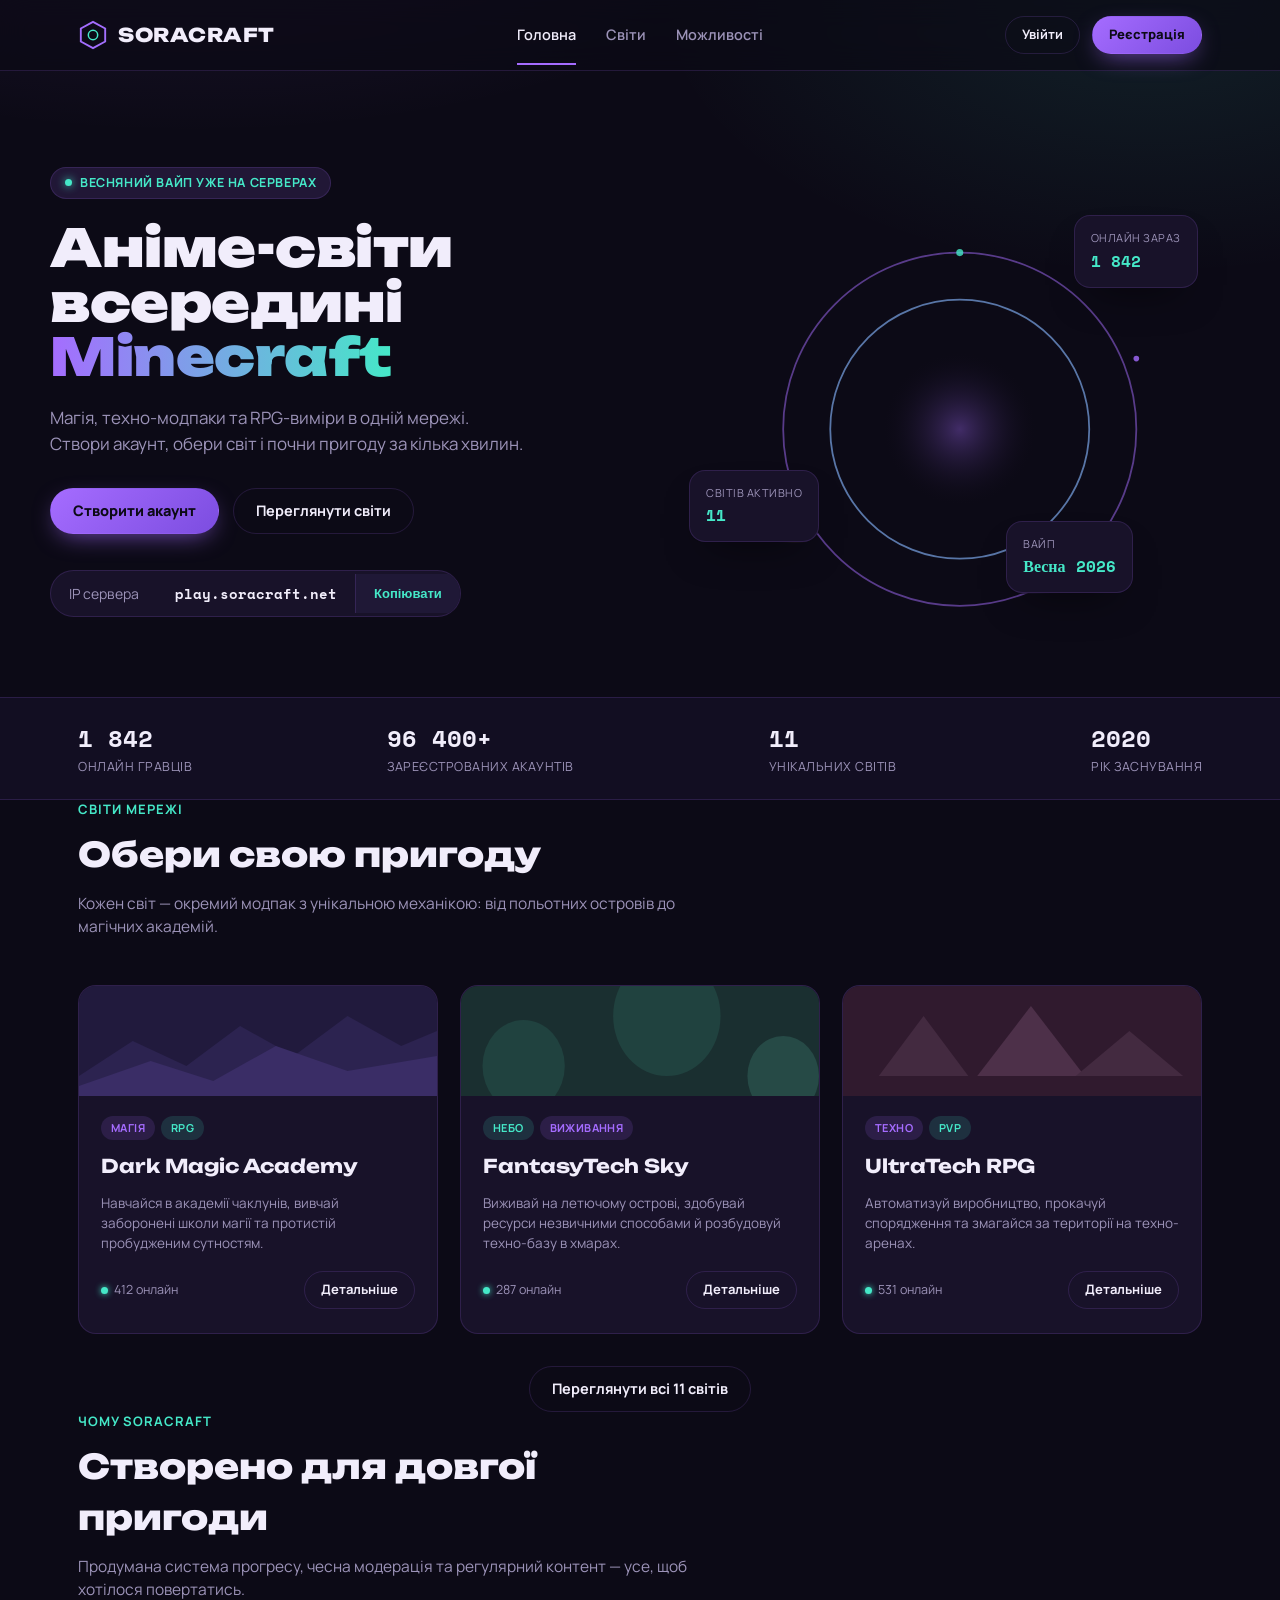
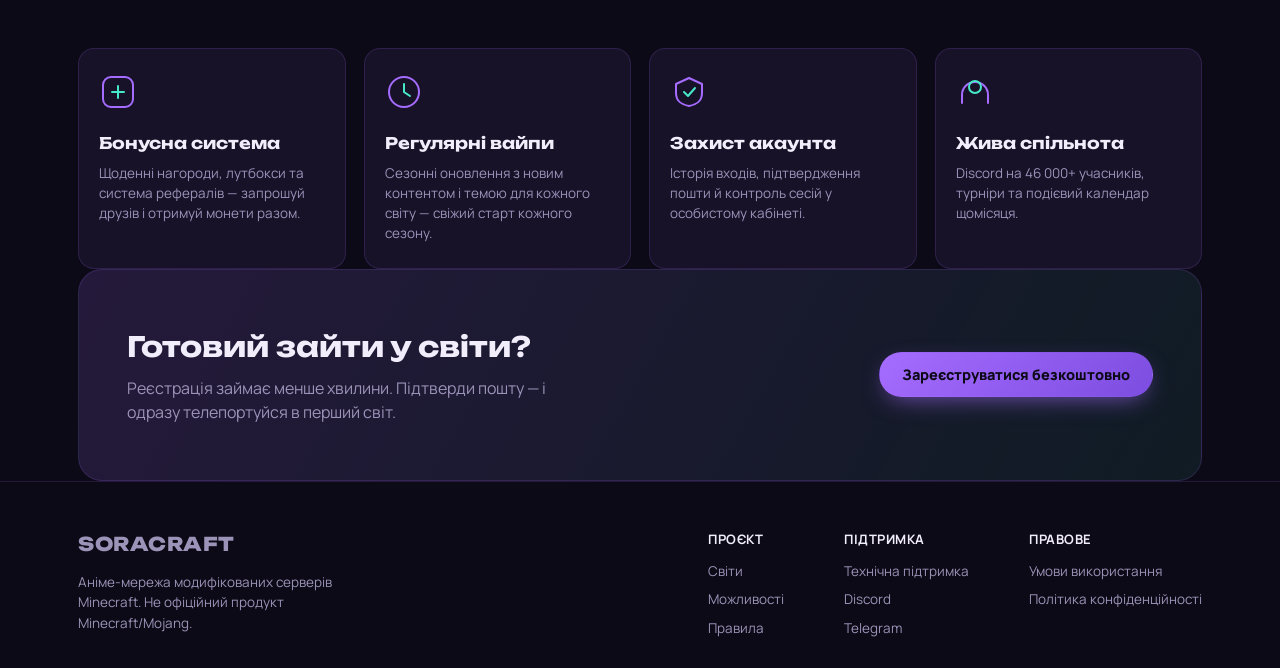
<file: index.html>
<!DOCTYPE html>
<html lang="uk">
<head>
<meta charset="UTF-8">
<meta name="viewport" content="width=device-width, initial-scale=1.0">
<title>SORACRAFT — аніме-мережа Minecraft</title>
<link rel="preconnect" href="https://fonts.googleapis.com">
<link href="https://fonts.googleapis.com/css2?family=Unbounded:wght@400;600;800;900&family=Manrope:wght@400;500;600;700;800&family=Space+Mono:wght@400;700&display=swap" rel="stylesheet">
<link rel="stylesheet" href="assets/style.css">
</head>
<body>

<header>
  <nav>
    <a class="logo" href="index.html">
      <svg class="rune" viewBox="0 0 32 32" fill="none">
        <polygon points="16,2 29,9 29,23 16,30 3,23 3,9" stroke="url(#g1)" stroke-width="2"/>
        <circle cx="16" cy="16" r="5" stroke="#45e8c8" stroke-width="1.6"/>
        <defs><linearGradient id="g1" x1="0" y1="0" x2="32" y2="32"><stop stop-color="#a56cff"/><stop offset="1" stop-color="#45e8c8"/></linearGradient></defs>
      </svg>
      SORACRAFT
    </a>
    <div class="navlinks">
      <a href="index.html">Головна</a>
      <a href="worlds.html">Світи</a>
      <a href="index.html#features">Можливості</a>
    </div>
    <div class="navcta" id="navAuthArea"></div>
  </nav>
</header>

<main>

<section class="hero">
  <div class="hero-inner">
    <div>
      <div class="eyebrow"><span class="dot"></span> Весняний вайп уже на серверах</div>
      <h1>Аніме-світи<br>всередині <span class="accent">Minecraft</span></h1>
      <p class="lead">Магія, техно-модпаки та RPG-виміри в одній мережі. Створи акаунт, обери світ і почни пригоду за кілька хвилин.</p>
      <div class="hero-actions">
        <a class="btn btn-primary" href="register.html">Створити акаунт</a>
        <a class="btn btn-ghost" href="worlds.html">Переглянути світи</a>
      </div>
      <div class="ip-row">
        <span>IP сервера</span>
        <span class="ip-value mono">play.soracraft.net</span>
        <button id="copyIpBtn">Копіювати</button>
      </div>
    </div>
    <div class="hero-visual">
      <svg class="portal" viewBox="0 0 460 420" fill="none" xmlns="http://www.w3.org/2000/svg">
        <ellipse cx="230" cy="210" rx="150" ry="150" stroke="url(#pg1)" stroke-width="1.5" opacity="0.5"/>
        <ellipse cx="230" cy="210" rx="110" ry="110" stroke="url(#pg2)" stroke-width="1.5" opacity="0.7"/>
        <ellipse cx="230" cy="210" rx="70" ry="70" fill="url(#pgFill)" opacity="0.35"/>
        <g opacity="0.8">
          <circle cx="230" cy="60" r="3" fill="#45e8c8"/>
          <circle cx="380" cy="150" r="2.4" fill="#a56cff"/>
          <circle cx="90" cy="300" r="2.4" fill="#ffb454"/>
          <circle cx="360" cy="320" r="3" fill="#45e8c8"/>
        </g>
        <defs>
          <linearGradient id="pg1" x1="0" y1="0" x2="460" y2="420"><stop stop-color="#a56cff"/><stop offset="1" stop-color="#45e8c8"/></linearGradient>
          <linearGradient id="pg2" x1="460" y1="0" x2="0" y2="420"><stop stop-color="#45e8c8"/><stop offset="1" stop-color="#a56cff"/></linearGradient>
          <radialGradient id="pgFill"><stop stop-color="#a56cff"/><stop offset="1" stop-color="transparent"/></radialGradient>
        </defs>
      </svg>
      <div class="float-card fc1">
        <div class="fc-label">Онлайн зараз</div>
        <div class="fc-value" id="liveOnline">1 842</div>
      </div>
      <div class="float-card fc2">
        <div class="fc-label">Світів активно</div>
        <div class="fc-value">11</div>
      </div>
      <div class="float-card fc3">
        <div class="fc-label">Вайп</div>
        <div class="fc-value">Весна 2026</div>
      </div>
    </div>
  </div>
</section>

<div class="ticker">
  <div class="wrap">
    <div class="stat"><div class="num mono" id="statPlayers">1 842</div><div class="lbl">Онлайн гравців</div></div>
    <div class="stat"><div class="num mono">96 400+</div><div class="lbl">Зареєстрованих акаунтів</div></div>
    <div class="stat"><div class="num mono">11</div><div class="lbl">Унікальних світів</div></div>
    <div class="stat"><div class="num mono">2020</div><div class="lbl">Рік заснування</div></div>
  </div>
</div>

<section class="wrap">
  <div class="sec-head">
    <div class="sec-eyebrow">Світи мережі</div>
    <h2>Обери свою пригоду</h2>
    <p>Кожен світ — окремий модпак з унікальною механікою: від польотних островів до магічних академій.</p>
  </div>
  <div class="worlds">

    <div class="world-card">
      <svg class="world-banner" viewBox="0 0 400 110" preserveAspectRatio="none"><rect width="400" height="110" fill="#211a3d"/><path d="M0 90 L60 55 L120 80 L180 40 L240 70 L300 30 L360 60 L400 45 L400 110 L0 110 Z" fill="#2c2350"/><path d="M0 100 L80 75 L150 95 L220 60 L300 85 L400 70 L400 110 L0 110 Z" fill="#3a2d66"/></svg>
      <div class="world-body">
        <div class="world-tags"><span class="tag">Магія</span><span class="tag ether">RPG</span></div>
        <h3>Dark Magic Academy</h3>
        <p>Навчайся в академії чаклунів, вивчай заборонені школи магії та протистій пробудженим сутностям.</p>
        <div class="world-foot">
          <div class="online"><span class="dot"></span>412 онлайн</div>
          <a class="btn btn-ghost btn-sm" href="worlds.html">Детальніше</a>
        </div>
      </div>
    </div>

    <div class="world-card">
      <svg class="world-banner" viewBox="0 0 400 110" preserveAspectRatio="none"><rect width="400" height="110" fill="#1a2f30"/><circle cx="70" cy="80" r="46" fill="#20423f"/><circle cx="230" cy="30" r="60" fill="#20423f"/><circle cx="360" cy="90" r="40" fill="#264a46"/></svg>
      <div class="world-body">
        <div class="world-tags"><span class="tag ether">Небо</span><span class="tag">Виживання</span></div>
        <h3>FantasyTech Sky</h3>
        <p>Виживай на летючому острові, здобувай ресурси незвичними способами й розбудовуй техно-базу в хмарах.</p>
        <div class="world-foot">
          <div class="online"><span class="dot"></span>287 онлайн</div>
          <a class="btn btn-ghost btn-sm" href="worlds.html">Детальніше</a>
        </div>
      </div>
    </div>

    <div class="world-card">
      <svg class="world-banner" viewBox="0 0 400 110" preserveAspectRatio="none"><rect width="400" height="110" fill="#301a2e"/><polygon points="40,90 90,30 140,90" fill="#432a40"/><polygon points="150,90 210,20 270,90" fill="#4d3049"/><polygon points="260,90 320,45 380,90" fill="#432a40"/></svg>
      <div class="world-body">
        <div class="world-tags"><span class="tag">Техно</span><span class="tag ether">PvP</span></div>
        <h3>UltraTech RPG</h3>
        <p>Автоматизуй виробництво, прокачуй спорядження та змагайся за території на техно-аренах.</p>
        <div class="world-foot">
          <div class="online"><span class="dot"></span>531 онлайн</div>
          <a class="btn btn-ghost btn-sm" href="worlds.html">Детальніше</a>
        </div>
      </div>
    </div>

  </div>
  <div style="text-align:center; margin-top:32px;">
    <a class="btn btn-ghost" href="worlds.html">Переглянути всі 11 світів</a>
  </div>
</section>

<section id="features" class="wrap">
  <div class="sec-head">
    <div class="sec-eyebrow">Чому SORACRAFT</div>
    <h2>Створено для довгої пригоди</h2>
    <p>Продумана система прогресу, чесна модерація та регулярний контент — усе, щоб хотілося повертатись.</p>
  </div>
  <div class="features">
    <div class="feature">
      <svg class="ic" viewBox="0 0 38 38" fill="none"><rect x="4" y="4" width="30" height="30" rx="8" stroke="#a56cff" stroke-width="2"/><path d="M13 19h12M19 13v12" stroke="#45e8c8" stroke-width="2" stroke-linecap="round"/></svg>
      <h3>Бонусна система</h3>
      <p>Щоденні нагороди, лутбокси та система рефералів — запрошуй друзів і отримуй монети разом.</p>
    </div>
    <div class="feature">
      <svg class="ic" viewBox="0 0 38 38" fill="none"><circle cx="19" cy="19" r="15" stroke="#a56cff" stroke-width="2"/><path d="M19 11v8l6 4" stroke="#45e8c8" stroke-width="2" stroke-linecap="round"/></svg>
      <h3>Регулярні вайпи</h3>
      <p>Сезонні оновлення з новим контентом і темою для кожного світу — свіжий старт кожного сезону.</p>
    </div>
    <div class="feature">
      <svg class="ic" viewBox="0 0 38 38" fill="none"><path d="M19 5 32 11v9c0 8-6 12-13 13-7-1-13-5-13-13v-9z" stroke="#a56cff" stroke-width="2" stroke-linejoin="round"/><path d="M14 19l4 4 7-8" stroke="#45e8c8" stroke-width="2" stroke-linecap="round" stroke-linejoin="round"/></svg>
      <h3>Захист акаунта</h3>
      <p>Історія входів, підтвердження пошти й контроль сесій у особистому кабінеті.</p>
    </div>
    <div class="feature">
      <svg class="ic" viewBox="0 0 38 38" fill="none"><path d="M6 30V22a13 13 0 0126 0v8" stroke="#a56cff" stroke-width="2" stroke-linecap="round"/><circle cx="19" cy="14" r="6" stroke="#45e8c8" stroke-width="2"/></svg>
      <h3>Жива спільнота</h3>
      <p>Discord на 46 000+ учасників, турніри та подієвий календар щомісяця.</p>
    </div>
  </div>
</section>

<section class="wrap">
  <div class="cta-band">
    <div>
      <h2>Готовий зайти у світи?</h2>
      <p>Реєстрація займає менше хвилини. Підтверди пошту — і одразу телепортуйся в перший світ.</p>
    </div>
    <a class="btn btn-primary" href="register.html">Зареєструватися безкоштовно</a>
  </div>
</section>

</main>

<footer>
  <div class="wrap">
    <div>
      <div class="logo" style="margin-bottom:14px;">SORACRAFT</div>
      <div style="max-width:260px;">Аніме-мережа модифікованих серверів Minecraft. Не офіційний продукт Minecraft/Mojang.</div>
    </div>
    <div class="foot-cols">
      <div class="foot-col">
        <h4>Проєкт</h4>
        <div><a href="worlds.html">Світи</a><a href="index.html#features">Можливості</a><a href="#">Правила</a></div>
      </div>
      <div class="foot-col">
        <h4>Підтримка</h4>
        <div><a href="#">Технічна підтримка</a><a href="#">Discord</a><a href="#">Telegram</a></div>
      </div>
      <div class="foot-col">
        <h4>Правове</h4>
        <div><a href="#">Умови використання</a><a href="#">Політика конфіденційності</a></div>
      </div>
    </div>
  </div>
</footer>

<script src="assets/auth.js"></script>
<script src="assets/main.js"></script>
</body>
</html>
</file>
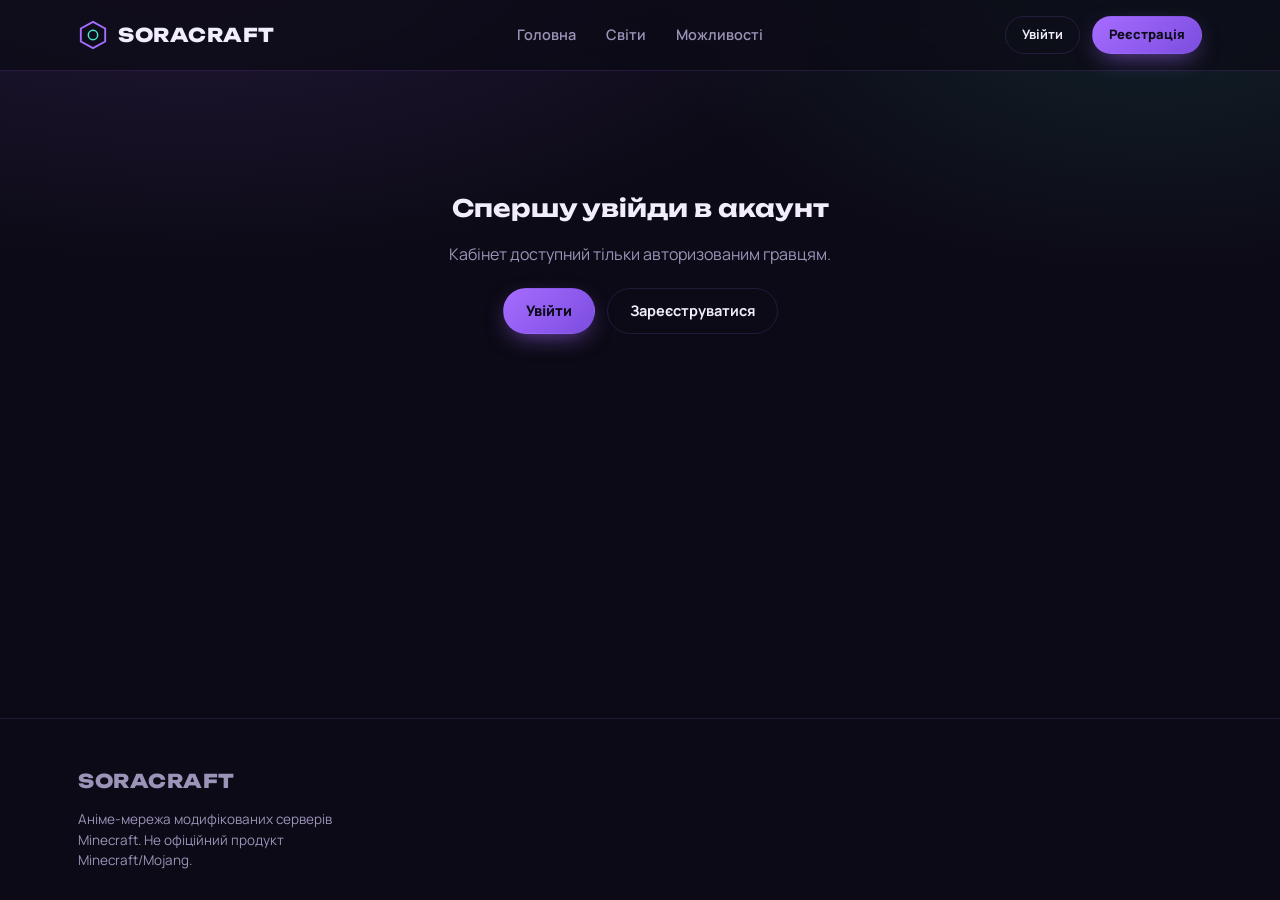
<file: cabinet.html>
<!DOCTYPE html>
<html lang="uk">
<head>
<meta charset="UTF-8">
<meta name="viewport" content="width=device-width, initial-scale=1.0">
<title>Кабінет — SORACRAFT</title>
<link rel="preconnect" href="https://fonts.googleapis.com">
<link href="https://fonts.googleapis.com/css2?family=Unbounded:wght@400;600;800;900&family=Manrope:wght@400;500;600;700;800&family=Space+Mono:wght@400;700&display=swap" rel="stylesheet">
<link rel="stylesheet" href="assets/style.css">
</head>
<body>

<header>
  <nav>
    <a class="logo" href="index.html">
      <svg class="rune" viewBox="0 0 32 32" fill="none">
        <polygon points="16,2 29,9 29,23 16,30 3,23 3,9" stroke="url(#g1)" stroke-width="2"/>
        <circle cx="16" cy="16" r="5" stroke="#45e8c8" stroke-width="1.6"/>
        <defs><linearGradient id="g1" x1="0" y1="0" x2="32" y2="32"><stop stop-color="#a56cff"/><stop offset="1" stop-color="#45e8c8"/></linearGradient></defs>
      </svg>
      SORACRAFT
    </a>
    <div class="navlinks">
      <a href="index.html">Головна</a>
      <a href="worlds.html">Світи</a>
      <a href="index.html#features">Можливості</a>
    </div>
    <div class="navcta" id="navAuthArea"></div>
  </nav>
</header>

<main>
  <!-- shown if logged in -->
  <div class="wrap cab-shell" id="cabContent" style="display:none;">
    <div class="cab-head">
      <div class="cab-avatar" id="cabAvatarLetter">S</div>
      <div>
        <div class="cab-name" id="cabName">—</div>
        <div class="cab-email" id="cabEmail">—</div>
      </div>
    </div>
    <div class="cab-grid">
      <div class="cab-stat"><div class="n">1 240</div><div class="l">Монети</div></div>
      <div class="cab-stat"><div class="n">0</div><div class="l">Годин на сервері</div></div>
      <div class="cab-stat"><div class="n">Новачок</div><div class="l">Ранг</div></div>
      <div class="cab-stat"><div class="n" id="joinDateStat">—</div><div class="l">Дата реєстрації</div></div>
    </div>
    <div class="cab-list">
      <div class="cab-list-item"><span>Підтвердження пошти</span><span>Не підтверджено</span></div>
      <div class="cab-list-item"><span>Двофакторний захист</span><span>Вимкнено</span></div>
      <div class="cab-list-item"><span>Останній вхід</span><span>Щойно</span></div>
    </div>
    <button class="btn btn-ghost" id="logoutBtn">Вийти з акаунта</button>
  </div>

  <!-- shown if NOT logged in -->
  <div class="wrap cab-empty" id="cabEmpty" style="display:none;">
    <h2>Спершу увійди в акаунт</h2>
    <p>Кабінет доступний тільки авторизованим гравцям.</p>
    <div style="margin-top:22px; display:flex; gap:12px; justify-content:center;">
      <a class="btn btn-primary" href="login.html">Увійти</a>
      <a class="btn btn-ghost" href="register.html">Зареєструватися</a>
    </div>
  </div>
</main>

<footer>
  <div class="wrap">
    <div>
      <div class="logo" style="margin-bottom:14px;">SORACRAFT</div>
      <div style="max-width:260px;">Аніме-мережа модифікованих серверів Minecraft. Не офіційний продукт Minecraft/Mojang.</div>
    </div>
  </div>
</footer>

<script src="assets/auth.js"></script>
<script src="assets/main.js"></script>
<script>
  (function(){
    const user = soraGetCurrentUser();
    if(!user){
      document.getElementById('cabEmpty').style.display = '';
      return;
    }
    document.getElementById('cabContent').style.display = '';
    document.getElementById('cabAvatarLetter').textContent = user.nick[0].toUpperCase();
    document.getElementById('cabName').textContent = user.nick;
    document.getElementById('cabEmail').textContent = user.email;
    document.getElementById('joinDateStat').textContent = user.joined;

    document.getElementById('logoutBtn').addEventListener('click', function(){
      soraLogout();
      window.location.href = 'index.html';
    });
  })();
</script>
</body>
</html>
</file>
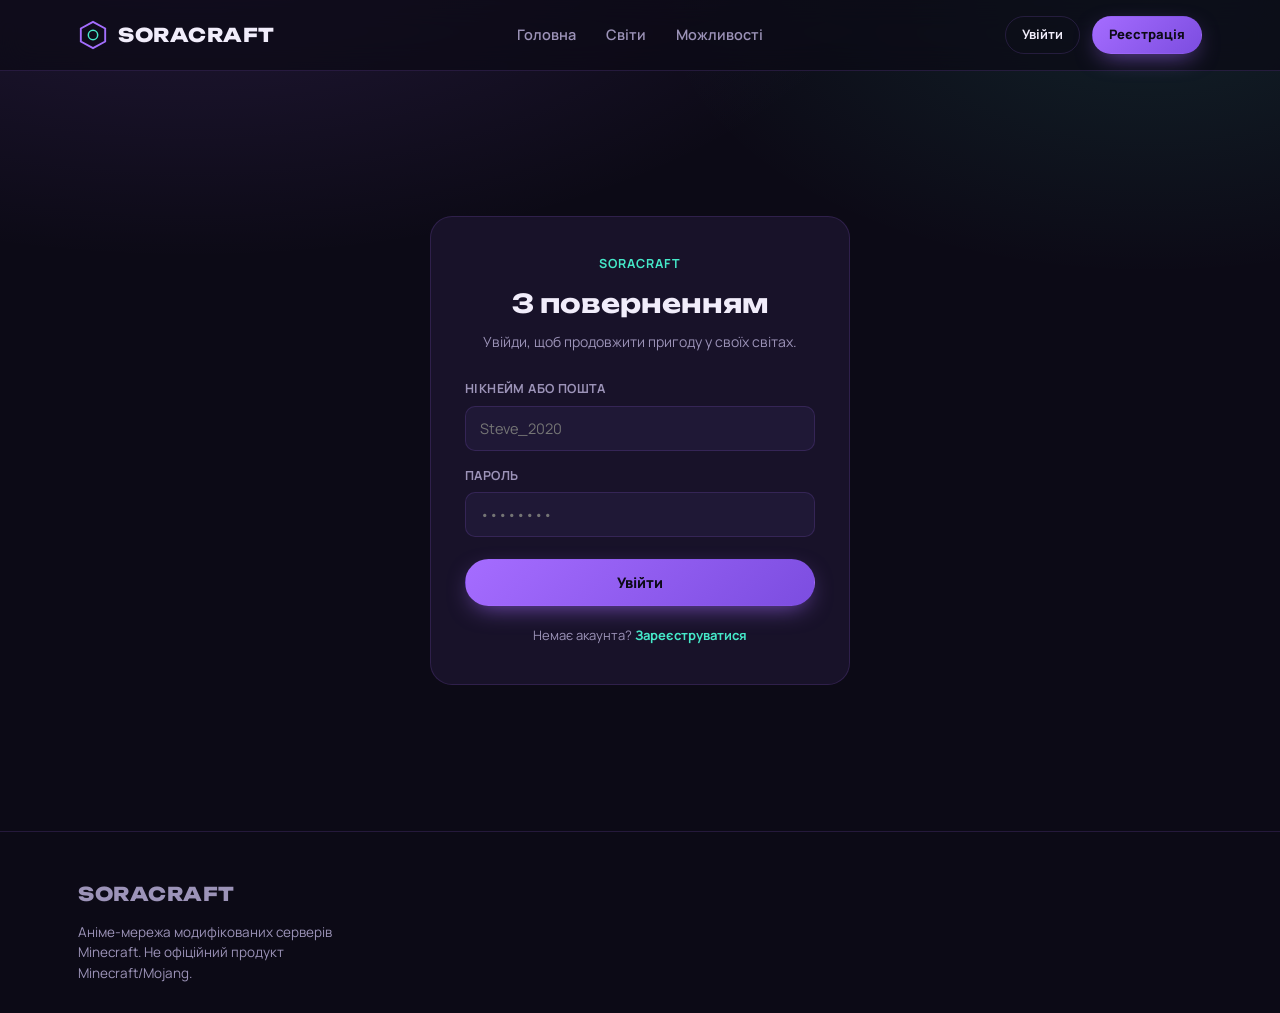
<file: login.html>
<!DOCTYPE html>
<html lang="uk">
<head>
<meta charset="UTF-8">
<meta name="viewport" content="width=device-width, initial-scale=1.0">
<title>Вхід — SORACRAFT</title>
<link rel="preconnect" href="https://fonts.googleapis.com">
<link href="https://fonts.googleapis.com/css2?family=Unbounded:wght@400;600;800;900&family=Manrope:wght@400;500;600;700;800&family=Space+Mono:wght@400;700&display=swap" rel="stylesheet">
<link rel="stylesheet" href="assets/style.css">
</head>
<body>

<header>
  <nav>
    <a class="logo" href="index.html">
      <svg class="rune" viewBox="0 0 32 32" fill="none">
        <polygon points="16,2 29,9 29,23 16,30 3,23 3,9" stroke="url(#g1)" stroke-width="2"/>
        <circle cx="16" cy="16" r="5" stroke="#45e8c8" stroke-width="1.6"/>
        <defs><linearGradient id="g1" x1="0" y1="0" x2="32" y2="32"><stop stop-color="#a56cff"/><stop offset="1" stop-color="#45e8c8"/></linearGradient></defs>
      </svg>
      SORACRAFT
    </a>
    <div class="navlinks">
      <a href="index.html">Головна</a>
      <a href="worlds.html">Світи</a>
      <a href="index.html#features">Можливості</a>
    </div>
    <div class="navcta" id="navAuthArea"></div>
  </nav>
</header>

<main>
<div class="auth-shell">
  <div class="auth-card">
    <div class="auth-eyebrow">SORACRAFT</div>
    <h1>З поверненням</h1>
    <p class="auth-sub">Увійди, щоб продовжити пригоду у своїх світах.</p>

    <div class="form-msg" id="formMsg"></div>

    <form id="loginForm">
      <div class="field" id="loginNickField">
        <label for="loginNick">Нікнейм або пошта</label>
        <input id="loginNick" type="text" autocomplete="username" placeholder="Steve_2020">
        <div class="err">Введи нікнейм або пошту</div>
      </div>
      <div class="field" id="loginPassField">
        <label for="loginPass">Пароль</label>
        <input id="loginPass" type="password" autocomplete="current-password" placeholder="••••••••">
        <div class="err">Введи пароль</div>
      </div>
      <button type="submit" class="btn btn-primary submit-btn">Увійти</button>
    </form>

    <div class="switch-line">Немає акаунта? <a href="register.html">Зареєструватися</a></div>
  </div>
</div>
</main>

<footer>
  <div class="wrap">
    <div>
      <div class="logo" style="margin-bottom:14px;">SORACRAFT</div>
      <div style="max-width:260px;">Аніме-мережа модифікованих серверів Minecraft. Не офіційний продукт Minecraft/Mojang.</div>
    </div>
  </div>
</footer>

<script src="assets/auth.js"></script>
<script src="assets/main.js"></script>
<script>
  document.getElementById('loginForm').addEventListener('submit', function(e){
    e.preventDefault();
    const formMsg = document.getElementById('formMsg');
    formMsg.className = 'form-msg';

    const login = document.getElementById('loginNick').value.trim();
    const pass = document.getElementById('loginPass').value;

    document.getElementById('loginNickField').classList.toggle('invalid', login.length===0);
    document.getElementById('loginPassField').classList.toggle('invalid', pass.length===0);
    if(login.length===0 || pass.length===0){
      formMsg.textContent = 'Заповни всі поля';
      formMsg.className = 'form-msg show bad';
      return;
    }

    const result = soraLogin(login, pass);
    if(!result.ok){
      formMsg.textContent = 'Невірний нікнейм/пошта або пароль. Якщо в тебе ще немає акаунта — зареєструйся нижче.';
      formMsg.className = 'form-msg show bad';
      document.getElementById('loginPassField').classList.add('invalid');
      return;
    }

    formMsg.textContent = 'Вхід виконано! Переходимо в кабінет...';
    formMsg.className = 'form-msg show ok';
    setTimeout(()=> window.location.href = 'cabinet.html', 500);
  });
</script>
</body>
</html>
</file>
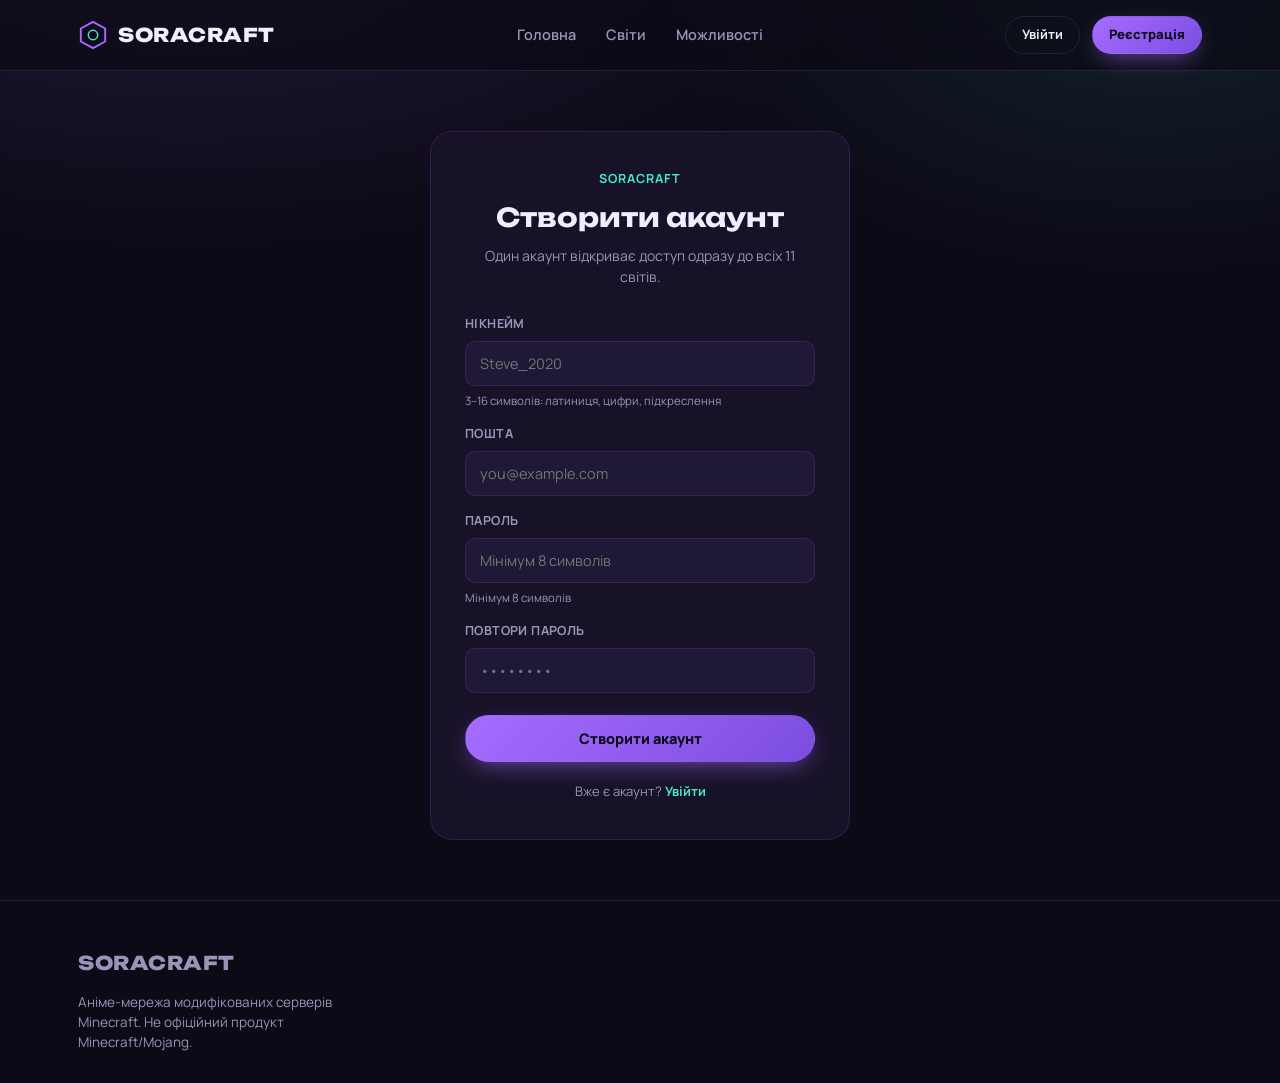
<file: register.html>
<!DOCTYPE html>
<html lang="uk">
<head>
<meta charset="UTF-8">
<meta name="viewport" content="width=device-width, initial-scale=1.0">
<title>Реєстрація — SORACRAFT</title>
<link rel="preconnect" href="https://fonts.googleapis.com">
<link href="https://fonts.googleapis.com/css2?family=Unbounded:wght@400;600;800;900&family=Manrope:wght@400;500;600;700;800&family=Space+Mono:wght@400;700&display=swap" rel="stylesheet">
<link rel="stylesheet" href="assets/style.css">
</head>
<body>

<header>
  <nav>
    <a class="logo" href="index.html">
      <svg class="rune" viewBox="0 0 32 32" fill="none">
        <polygon points="16,2 29,9 29,23 16,30 3,23 3,9" stroke="url(#g1)" stroke-width="2"/>
        <circle cx="16" cy="16" r="5" stroke="#45e8c8" stroke-width="1.6"/>
        <defs><linearGradient id="g1" x1="0" y1="0" x2="32" y2="32"><stop stop-color="#a56cff"/><stop offset="1" stop-color="#45e8c8"/></linearGradient></defs>
      </svg>
      SORACRAFT
    </a>
    <div class="navlinks">
      <a href="index.html">Головна</a>
      <a href="worlds.html">Світи</a>
      <a href="index.html#features">Можливості</a>
    </div>
    <div class="navcta" id="navAuthArea"></div>
  </nav>
</header>

<main>
<div class="auth-shell">
  <div class="auth-card">
    <div class="auth-eyebrow">SORACRAFT</div>
    <h1>Створити акаунт</h1>
    <p class="auth-sub">Один акаунт відкриває доступ одразу до всіх 11 світів.</p>

    <div class="form-msg" id="formMsg"></div>

    <form id="registerForm">
      <div class="field" id="regNickField">
        <label for="regNick">Нікнейм</label>
        <input id="regNick" type="text" autocomplete="username" placeholder="Steve_2020">
        <div class="hint">3–16 символів: латиниця, цифри, підкреслення</div>
        <div class="err">Некоректний нікнейм</div>
      </div>
      <div class="field" id="regEmailField">
        <label for="regEmail">Пошта</label>
        <input id="regEmail" type="email" autocomplete="email" placeholder="you@example.com">
        <div class="err">Введи коректну пошту</div>
      </div>
      <div class="field" id="regPassField">
        <label for="regPass">Пароль</label>
        <input id="regPass" type="password" autocomplete="new-password" placeholder="Мінімум 8 символів">
        <div class="hint">Мінімум 8 символів</div>
        <div class="err">Пароль закороткий</div>
      </div>
      <div class="field" id="regPass2Field">
        <label for="regPass2">Повтори пароль</label>
        <input id="regPass2" type="password" autocomplete="new-password" placeholder="••••••••">
        <div class="err">Паролі не збігаються</div>
      </div>
      <button type="submit" class="btn btn-primary submit-btn">Створити акаунт</button>
    </form>

    <div class="switch-line">Вже є акаунт? <a href="login.html">Увійти</a></div>
  </div>
</div>
</main>

<footer>
  <div class="wrap">
    <div>
      <div class="logo" style="margin-bottom:14px;">SORACRAFT</div>
      <div style="max-width:260px;">Аніме-мережа модифікованих серверів Minecraft. Не офіційний продукт Minecraft/Mojang.</div>
    </div>
  </div>
</footer>

<script src="assets/auth.js"></script>
<script src="assets/main.js"></script>
<script>
  document.getElementById('registerForm').addEventListener('submit', function(e){
    e.preventDefault();
    const formMsg = document.getElementById('formMsg');
    formMsg.className = 'form-msg';

    const nick = document.getElementById('regNick').value.trim();
    const email = document.getElementById('regEmail').value.trim();
    const pass = document.getElementById('regPass').value;
    const pass2 = document.getElementById('regPass2').value;

    let valid = true;
    const nickBad = !nickRe.test(nick);
    const emailBad = !emailRe.test(email);
    const passBad = pass.length < 8;
    const pass2Bad = pass !== pass2 || pass2.length === 0;

    document.getElementById('regNickField').classList.toggle('invalid', nickBad);
    document.getElementById('regEmailField').classList.toggle('invalid', emailBad);
    document.getElementById('regPassField').classList.toggle('invalid', passBad);
    document.getElementById('regPass2Field').classList.toggle('invalid', pass2Bad);
    if(nickBad || emailBad || passBad || pass2Bad) valid = false;

    if(!valid){
      formMsg.textContent = 'Перевір поля, позначені червоним';
      formMsg.className = 'form-msg show bad';
      return;
    }

    const result = soraRegister(nick, email, pass);
    if(!result.ok){
      formMsg.textContent = 'Цей нікнейм вже зайнятий';
      formMsg.className = 'form-msg show bad';
      document.getElementById('regNickField').classList.add('invalid');
      return;
    }

    formMsg.textContent = 'Акаунт створено! Переходимо в кабінет...';
    formMsg.className = 'form-msg show ok';
    setTimeout(()=> window.location.href = 'cabinet.html', 600);
  });
</script>
</body>
</html>
</file>
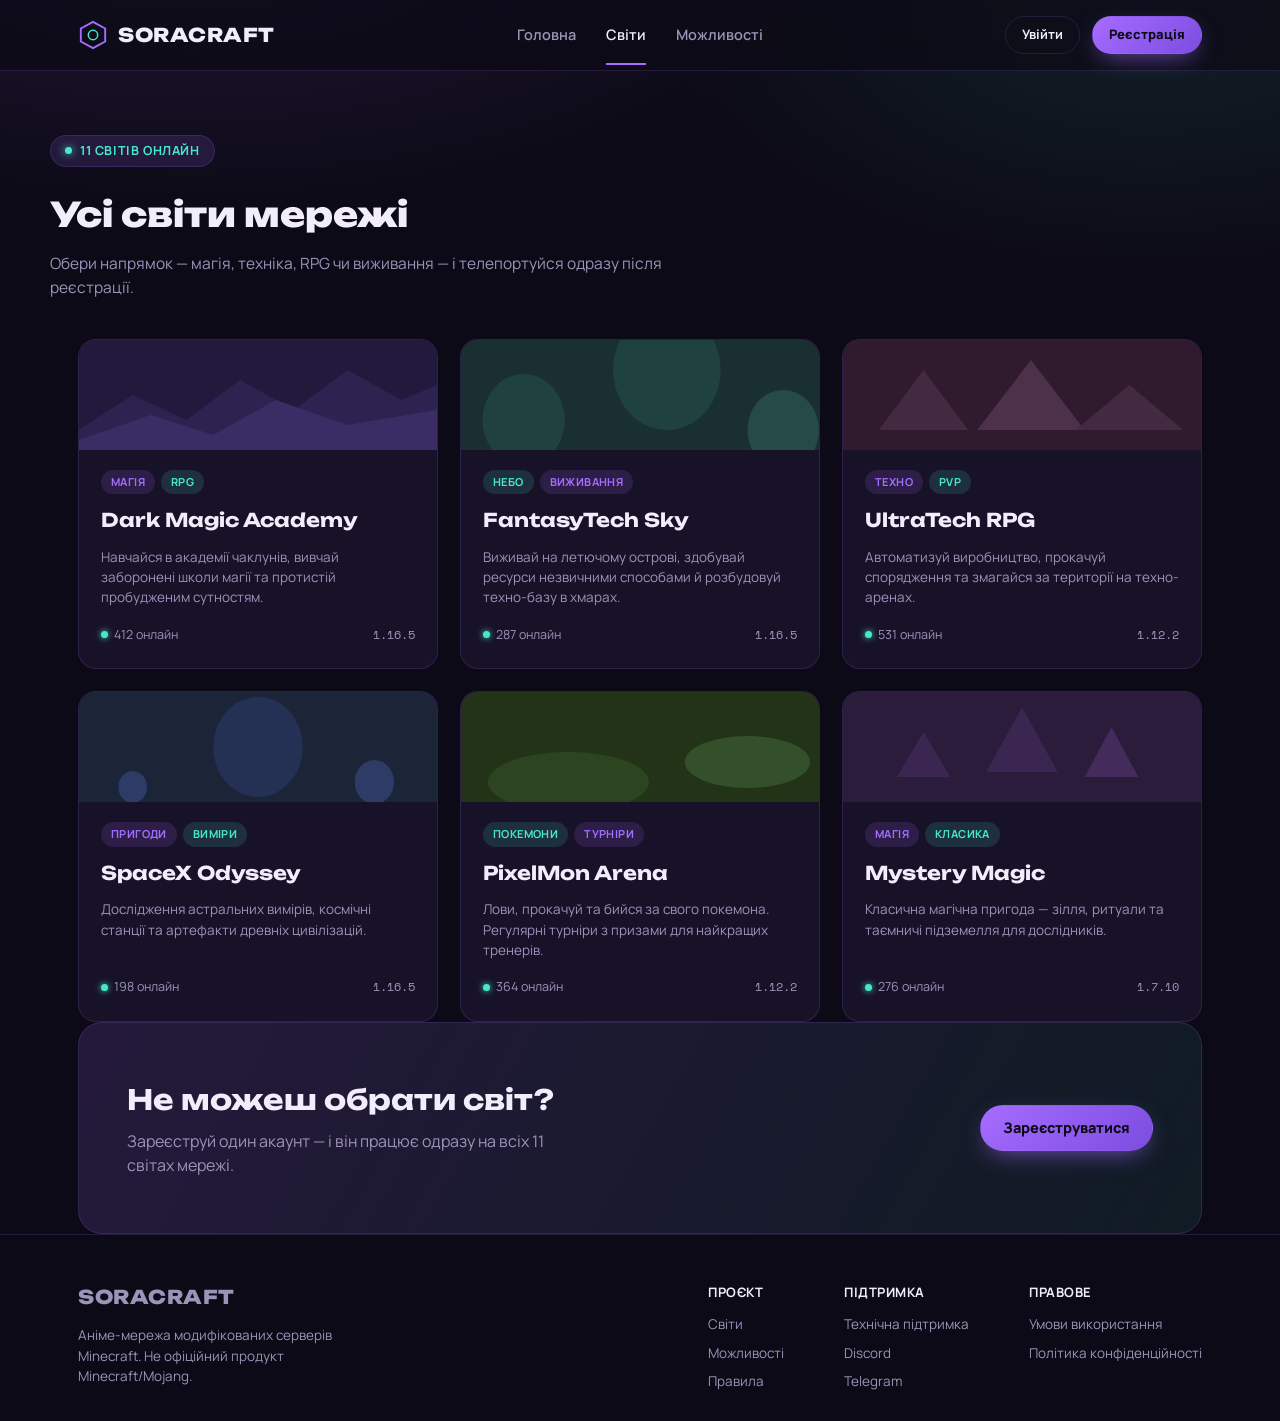
<file: worlds.html>
<!DOCTYPE html>
<html lang="uk">
<head>
<meta charset="UTF-8">
<meta name="viewport" content="width=device-width, initial-scale=1.0">
<title>Світи — SORACRAFT</title>
<link rel="preconnect" href="https://fonts.googleapis.com">
<link href="https://fonts.googleapis.com/css2?family=Unbounded:wght@400;600;800;900&family=Manrope:wght@400;500;600;700;800&family=Space+Mono:wght@400;700&display=swap" rel="stylesheet">
<link rel="stylesheet" href="assets/style.css">
</head>
<body>

<header>
  <nav>
    <a class="logo" href="index.html">
      <svg class="rune" viewBox="0 0 32 32" fill="none">
        <polygon points="16,2 29,9 29,23 16,30 3,23 3,9" stroke="url(#g1)" stroke-width="2"/>
        <circle cx="16" cy="16" r="5" stroke="#45e8c8" stroke-width="1.6"/>
        <defs><linearGradient id="g1" x1="0" y1="0" x2="32" y2="32"><stop stop-color="#a56cff"/><stop offset="1" stop-color="#45e8c8"/></linearGradient></defs>
      </svg>
      SORACRAFT
    </a>
    <div class="navlinks">
      <a href="index.html">Головна</a>
      <a href="worlds.html">Світи</a>
      <a href="index.html#features">Можливості</a>
    </div>
    <div class="navcta" id="navAuthArea"></div>
  </nav>
</header>

<main>

<section class="wrap page-head">
  <div class="eyebrow"><span class="dot"></span> 11 світів онлайн</div>
  <h1>Усі світи мережі</h1>
  <p>Обери напрямок — магія, техніка, RPG чи виживання — і телепортуйся одразу після реєстрації.</p>
</section>

<section class="wrap" style="padding-top:0;">
  <div class="worlds">

    <div class="world-card">
      <svg class="world-banner" viewBox="0 0 400 110" preserveAspectRatio="none"><rect width="400" height="110" fill="#211a3d"/><path d="M0 90 L60 55 L120 80 L180 40 L240 70 L300 30 L360 60 L400 45 L400 110 L0 110 Z" fill="#2c2350"/><path d="M0 100 L80 75 L150 95 L220 60 L300 85 L400 70 L400 110 L0 110 Z" fill="#3a2d66"/></svg>
      <div class="world-body">
        <div class="world-tags"><span class="tag">Магія</span><span class="tag ether">RPG</span></div>
        <h3>Dark Magic Academy</h3>
        <p>Навчайся в академії чаклунів, вивчай заборонені школи магії та протистій пробудженим сутностям.</p>
        <div class="world-foot"><div class="online"><span class="dot"></span>412 онлайн</div><span class="mono" style="font-size:12px;color:var(--muted);">1.16.5</span></div>
      </div>
    </div>

    <div class="world-card">
      <svg class="world-banner" viewBox="0 0 400 110" preserveAspectRatio="none"><rect width="400" height="110" fill="#1a2f30"/><circle cx="70" cy="80" r="46" fill="#20423f"/><circle cx="230" cy="30" r="60" fill="#20423f"/><circle cx="360" cy="90" r="40" fill="#264a46"/></svg>
      <div class="world-body">
        <div class="world-tags"><span class="tag ether">Небо</span><span class="tag">Виживання</span></div>
        <h3>FantasyTech Sky</h3>
        <p>Виживай на летючому острові, здобувай ресурси незвичними способами й розбудовуй техно-базу в хмарах.</p>
        <div class="world-foot"><div class="online"><span class="dot"></span>287 онлайн</div><span class="mono" style="font-size:12px;color:var(--muted);">1.16.5</span></div>
      </div>
    </div>

    <div class="world-card">
      <svg class="world-banner" viewBox="0 0 400 110" preserveAspectRatio="none"><rect width="400" height="110" fill="#301a2e"/><polygon points="40,90 90,30 140,90" fill="#432a40"/><polygon points="150,90 210,20 270,90" fill="#4d3049"/><polygon points="260,90 320,45 380,90" fill="#432a40"/></svg>
      <div class="world-body">
        <div class="world-tags"><span class="tag">Техно</span><span class="tag ether">PvP</span></div>
        <h3>UltraTech RPG</h3>
        <p>Автоматизуй виробництво, прокачуй спорядження та змагайся за території на техно-аренах.</p>
        <div class="world-foot"><div class="online"><span class="dot"></span>531 онлайн</div><span class="mono" style="font-size:12px;color:var(--muted);">1.12.2</span></div>
      </div>
    </div>

    <div class="world-card">
      <svg class="world-banner" viewBox="0 0 400 110" preserveAspectRatio="none"><rect width="400" height="110" fill="#1c2438"/><circle cx="200" cy="55" r="50" fill="#243154"/><circle cx="330" cy="90" r="22" fill="#2c3c66"/><circle cx="60" cy="95" r="16" fill="#2c3c66"/></svg>
      <div class="world-body">
        <div class="world-tags"><span class="tag">Пригоди</span><span class="tag ether">Виміри</span></div>
        <h3>SpaceX Odyssey</h3>
        <p>Дослідження астральних вимірів, космічні станції та артефакти древніх цивілізацій.</p>
        <div class="world-foot"><div class="online"><span class="dot"></span>198 онлайн</div><span class="mono" style="font-size:12px;color:var(--muted);">1.16.5</span></div>
      </div>
    </div>

    <div class="world-card">
      <svg class="world-banner" viewBox="0 0 400 110" preserveAspectRatio="none"><rect width="400" height="110" fill="#233317"/><ellipse cx="120" cy="90" rx="90" ry="30" fill="#2d4420"/><ellipse cx="320" cy="70" rx="70" ry="26" fill="#33502a"/></svg>
      <div class="world-body">
        <div class="world-tags"><span class="tag ether">Покемони</span><span class="tag">Турніри</span></div>
        <h3>PixelMon Arena</h3>
        <p>Лови, прокачуй та бийся за свого покемона. Регулярні турніри з призами для найкращих тренерів.</p>
        <div class="world-foot"><div class="online"><span class="dot"></span>364 онлайн</div><span class="mono" style="font-size:12px;color:var(--muted);">1.12.2</span></div>
      </div>
    </div>

    <div class="world-card">
      <svg class="world-banner" viewBox="0 0 400 110" preserveAspectRatio="none"><rect width="400" height="110" fill="#2a1c3a"/><polygon points="200,15 240,80 160,80" fill="#3a2650"/><polygon points="300,35 330,85 270,85" fill="#432c5c"/><polygon points="90,40 120,85 60,85" fill="#3a2650"/></svg>
      <div class="world-body">
        <div class="world-tags"><span class="tag">Магія</span><span class="tag ether">Класика</span></div>
        <h3>Mystery Magic</h3>
        <p>Класична магічна пригода — зілля, ритуали та таємничі підземелля для дослідників.</p>
        <div class="world-foot"><div class="online"><span class="dot"></span>276 онлайн</div><span class="mono" style="font-size:12px;color:var(--muted);">1.7.10</span></div>
      </div>
    </div>

  </div>
</section>

<section class="wrap">
  <div class="cta-band">
    <div>
      <h2>Не можеш обрати світ?</h2>
      <p>Зареєструй один акаунт — і він працює одразу на всіх 11 світах мережі.</p>
    </div>
    <a class="btn btn-primary" href="register.html">Зареєструватися</a>
  </div>
</section>

</main>

<footer>
  <div class="wrap">
    <div>
      <div class="logo" style="margin-bottom:14px;">SORACRAFT</div>
      <div style="max-width:260px;">Аніме-мережа модифікованих серверів Minecraft. Не офіційний продукт Minecraft/Mojang.</div>
    </div>
    <div class="foot-cols">
      <div class="foot-col">
        <h4>Проєкт</h4>
        <div><a href="worlds.html">Світи</a><a href="index.html#features">Можливості</a><a href="#">Правила</a></div>
      </div>
      <div class="foot-col">
        <h4>Підтримка</h4>
        <div><a href="#">Технічна підтримка</a><a href="#">Discord</a><a href="#">Telegram</a></div>
      </div>
      <div class="foot-col">
        <h4>Правове</h4>
        <div><a href="#">Умови використання</a><a href="#">Політика конфіденційності</a></div>
      </div>
    </div>
  </div>
</footer>

<script src="assets/auth.js"></script>
<script src="assets/main.js"></script>
</body>
</html>
</file>
<file: assets/style.css>
:root{
  --void:#0c0a16;
  --void-2:#120e22;
  --panel:#181229;
  --panel-2:#1f1836;
  --line: rgba(165,108,255,0.16);
  --arcane:#a56cff;
  --arcane-soft: rgba(165,108,255,0.14);
  --ether:#45e8c8;
  --ember:#ffb454;
  --text:#f1edfb;
  --muted:#9c93b8;
  --danger:#ff6b7a;
  --radius: 18px;
}
*{box-sizing:border-box;}
html{scroll-behavior:smooth;}
body{
  margin:0;
  background:
    radial-gradient(1200px 600px at 15% -10%, rgba(165,108,255,0.16), transparent 60%),
    radial-gradient(900px 500px at 90% 0%, rgba(69,232,200,0.10), transparent 55%),
    var(--void);
  color:var(--text);
  font-family:'Manrope', sans-serif;
  line-height:1.5;
  overflow-x:hidden;
  min-height:100vh;
  display:flex;
  flex-direction:column;
}
main{ flex:1; }
h1,h2,h3, .display{ font-family:'Unbounded', sans-serif; }
.mono{ font-family:'Space Mono', monospace; }
a{color:inherit;}
img{max-width:100%;}
::selection{ background:var(--arcane); color:#0c0a16; }

@media (prefers-reduced-motion: reduce){
  *{ animation-duration: 0.01ms !important; animation-iteration-count:1 !important; transition-duration:0.01ms !important; }
}

.wrap{ max-width:1180px; margin:0 auto; padding:0 28px; }

/* ---------- NAV ---------- */
header{
  position:sticky; top:0; z-index:50;
  background:rgba(12,10,22,0.72);
  backdrop-filter: blur(14px);
  border-bottom:1px solid var(--line);
}
nav{ display:flex; align-items:center; justify-content:space-between; padding:16px 28px; max-width:1180px; margin:0 auto; }
.logo{ display:flex; align-items:center; gap:10px; font-family:'Unbounded'; font-weight:800; font-size:19px; letter-spacing:0.5px; text-decoration:none; }
.logo .rune{ width:30px; height:30px; }
.navlinks{ display:flex; gap:30px; font-size:14.5px; font-weight:600; color:var(--muted); }
.navlinks a{ text-decoration:none; transition:color .2s; position:relative; }
.navlinks a:hover{ color:var(--text); }
.navlinks a.active{ color:var(--text); }
.navlinks a.active::after{ content:''; position:absolute; left:0; right:0; bottom:-19px; height:2px; background:var(--arcane); }
.navlinks a:focus-visible, .btn:focus-visible, button:focus-visible, input:focus-visible{
  outline:2px solid var(--ether); outline-offset:3px;
}
.navcta{ display:flex; gap:12px; align-items:center; }
.nav-user{ display:flex; align-items:center; gap:10px; text-decoration:none; padding:6px 14px 6px 6px; border-radius:100px; border:1px solid var(--line); background:var(--panel); }
.nav-user .av{ width:28px; height:28px; border-radius:50%; background:linear-gradient(135deg,var(--arcane),var(--ether)); display:flex; align-items:center; justify-content:center; font-family:'Unbounded'; font-weight:800; font-size:12px; color:#0c0a16; }
.nav-user span{ font-size:13.5px; font-weight:700; }

.btn{
  display:inline-flex; align-items:center; justify-content:center; gap:8px;
  padding:11px 22px; border-radius:100px; font-weight:700; font-size:14.5px;
  cursor:pointer; border:1px solid transparent; text-decoration:none;
  transition: transform .18s ease, box-shadow .18s ease, background .18s ease, border-color .18s ease;
  font-family:'Manrope';
}
.btn:active{ transform: scale(0.97); }
.btn-primary{
  background: linear-gradient(135deg, var(--arcane), #7c4de0);
  color:#0c0a16; font-weight:800;
  box-shadow: 0 8px 24px -8px rgba(165,108,255,0.7);
}
.btn-primary:hover{ box-shadow: 0 10px 30px -6px rgba(165,108,255,0.9); transform:translateY(-1px); }
.btn-ghost{
  background:transparent; border-color:var(--line); color:var(--text);
}
.btn-ghost:hover{ border-color:var(--arcane); background:var(--arcane-soft); }
.btn-sm{ padding:8px 16px; font-size:13px; }

/* ---------- HERO ---------- */
.hero{ position:relative; padding:96px 28px 80px; overflow:hidden; }
.hero-inner{ max-width:1180px; margin:0 auto; position:relative; z-index:2; display:grid; grid-template-columns:1.05fr 0.95fr; gap:40px; align-items:center; }
.eyebrow{
  display:inline-flex; align-items:center; gap:8px; padding:6px 14px; border-radius:100px;
  background:var(--arcane-soft); border:1px solid var(--line); color:var(--ether); font-size:12.5px; font-weight:700;
  letter-spacing:0.6px; text-transform:uppercase; margin-bottom:22px;
}
.eyebrow .dot{ width:7px; height:7px; border-radius:50%; background:var(--ether); box-shadow:0 0 8px var(--ether); animation: pulse 1.8s infinite; }
@keyframes pulse{ 0%,100%{opacity:1;} 50%{opacity:.3;} }
.hero h1{ font-size:52px; font-weight:900; line-height:1.05; margin:0 0 20px; letter-spacing:-0.5px; }
.hero h1 .accent{ background: linear-gradient(90deg, var(--arcane), var(--ether)); -webkit-background-clip:text; background-clip:text; color:transparent; }
.hero p.lead{ color:var(--muted); font-size:17px; max-width:480px; margin:0 0 32px; }
.hero-actions{ display:flex; gap:14px; flex-wrap:wrap; margin-bottom:36px; }

.ip-row{
  display:inline-flex; align-items:center; gap:0; border:1px solid var(--line); border-radius:100px; overflow:hidden; background:var(--panel);
}
.ip-row span{ padding:12px 18px; font-size:14px; color:var(--muted); }
.ip-row .ip-value{ color:var(--text); font-weight:700; }
.ip-row button{
  border:none; background:var(--panel-2); color:var(--ether); padding:12px 18px; cursor:pointer; font-weight:700; font-size:13px;
  border-left:1px solid var(--line); transition:background .2s;
}
.ip-row button:hover{ background:rgba(69,232,200,0.12); }

.hero-visual{ position:relative; height:420px; }
.portal{ position:absolute; inset:0; }
.float-card{
  position:absolute; background:var(--panel); border:1px solid var(--line); border-radius:16px; padding:14px 16px;
  box-shadow:0 20px 40px -20px rgba(0,0,0,0.6); backdrop-filter: blur(6px);
  animation: float 6s ease-in-out infinite;
}
@keyframes float{ 0%,100%{ transform:translateY(0);} 50%{ transform:translateY(-14px);} }
.fc1{ top:8%; right:6%; animation-delay:.2s; }
.fc2{ bottom:14%; left:0%; animation-delay:1.1s; }
.fc3{ bottom:2%; right:18%; animation-delay:2s; }
.float-card .fc-label{ font-size:11px; color:var(--muted); text-transform:uppercase; letter-spacing:.5px; margin-bottom:2px;}
.float-card .fc-value{ font-family:'Space Mono'; font-weight:700; font-size:16px; color:var(--ether); }

/* ---------- STATS TICKER ---------- */
.ticker{ border-top:1px solid var(--line); border-bottom:1px solid var(--line); background:var(--void-2); }
.ticker .wrap{ display:flex; justify-content:space-between; padding:22px 28px; flex-wrap:wrap; gap:20px; }
.stat{ text-align:left; }
.stat .num{ font-family:'Space Mono'; font-weight:700; font-size:24px; color:var(--text); }
.stat .lbl{ font-size:12.5px; color:var(--muted); text-transform:uppercase; letter-spacing:.5px; margin-top:2px; }

/* ---------- SECTION HEAD ---------- */
section{ padding:88px 0; }
.page-head{ padding:64px 0 40px; }
.sec-head{ max-width:640px; margin:0 0 46px; }
.sec-eyebrow{ color:var(--ether); font-weight:700; font-size:13px; text-transform:uppercase; letter-spacing:1px; margin-bottom:10px; }
.sec-head h2, .page-head h1{ font-size:34px; margin:0 0 12px; font-weight:800; }
.sec-head p, .page-head p{ color:var(--muted); font-size:15.5px; margin:0; max-width:640px; }

/* ---------- WORLDS ---------- */
.worlds{ display:grid; grid-template-columns:repeat(3, 1fr); gap:22px; }
.world-card{
  background:var(--panel); border:1px solid var(--line); border-radius:var(--radius); padding:0; overflow:hidden;
  transition: transform .22s ease, border-color .22s ease;
  display:flex; flex-direction:column;
}
.world-card:hover{ transform:translateY(-6px); border-color:var(--arcane); }
.world-banner{ height:110px; position:relative; }
.world-body{ padding:20px 22px 24px; display:flex; flex-direction:column; gap:12px; flex:1; }
.world-tags{ display:flex; gap:6px; flex-wrap:wrap; }
.tag{ font-size:11px; font-weight:700; padding:4px 10px; border-radius:100px; background:var(--arcane-soft); color:var(--arcane); text-transform:uppercase; letter-spacing:.4px; }
.tag.ether{ background:rgba(69,232,200,0.14); color:var(--ether); }
.world-body h3{ margin:0; font-size:19px; }
.world-body p{ margin:0; color:var(--muted); font-size:13.5px; flex:1; }
.world-foot{ display:flex; align-items:center; justify-content:space-between; margin-top:6px; }
.online{ display:flex; align-items:center; gap:6px; font-size:12.5px; color:var(--muted); }
.online .dot{ width:7px; height:7px; border-radius:50%; background:var(--ether); box-shadow:0 0 6px var(--ether); }

/* ---------- FEATURES ---------- */
.features{ display:grid; grid-template-columns:repeat(4, 1fr); gap:18px; }
.feature{ background:var(--panel); border:1px solid var(--line); border-radius:16px; padding:24px 20px; }
.feature .ic{ width:38px; height:38px; margin-bottom:14px; }
.feature h3{ font-size:16px; margin:0 0 8px; }
.feature p{ font-size:13.5px; color:var(--muted); margin:0; }

/* ---------- CTA BAND ---------- */
.cta-band{
  margin:0 auto; max-width:1180px; border-radius:24px; padding:56px 48px;
  background: linear-gradient(120deg, rgba(165,108,255,0.16), rgba(69,232,200,0.08));
  border:1px solid var(--line);
  display:flex; align-items:center; justify-content:space-between; gap:30px; flex-wrap:wrap;
}
.cta-band h2{ margin:0 0 8px; font-size:28px; }
.cta-band p{ margin:0; color:var(--muted); max-width:420px; }

/* ---------- FOOTER ---------- */
footer{ border-top:1px solid var(--line); padding:48px 0 30px; color:var(--muted); font-size:13.5px; }
footer .wrap{ display:flex; justify-content:space-between; flex-wrap:wrap; gap:24px; }
footer a{ text-decoration:none; color:var(--muted); }
footer a:hover{ color:var(--text); }
.foot-cols{ display:flex; gap:60px; flex-wrap:wrap; }
.foot-col h4{ color:var(--text); font-size:13px; margin:0 0 12px; text-transform:uppercase; letter-spacing:.5px; }
.foot-col div{ display:flex; flex-direction:column; gap:8px; }

/* ---------- AUTH PAGES (login/register) ---------- */
.auth-shell{ min-height:calc(100vh - 140px); display:flex; align-items:center; justify-content:center; padding:60px 20px; }
.auth-card{ width:100%; max-width:420px; background:var(--panel); border:1px solid var(--line); border-radius:22px; padding:38px 34px; }
.auth-card .auth-eyebrow{ text-align:center; color:var(--ether); font-size:12.5px; font-weight:700; text-transform:uppercase; letter-spacing:1px; margin-bottom:10px; }
.auth-card h1{ text-align:center; font-size:26px; margin:0 0 8px; }
.auth-card .auth-sub{ text-align:center; color:var(--muted); font-size:14px; margin:0 0 28px; }

.field{ margin-bottom:16px; }
.field label{ display:block; font-size:12.5px; font-weight:700; color:var(--muted); text-transform:uppercase; letter-spacing:.4px; margin-bottom:7px; }
.field input{
  width:100%; padding:12px 14px; border-radius:10px; border:1px solid var(--line); background:var(--panel-2);
  color:var(--text); font-size:14.5px; font-family:'Manrope'; transition:border-color .2s;
}
.field input:focus{ border-color:var(--arcane); outline:none; }
.field .hint{ font-size:11.5px; color:var(--muted); margin-top:6px; }
.field .err{ font-size:12px; color:var(--danger); margin-top:6px; display:none; }
.field.invalid input{ border-color:var(--danger); }
.field.invalid .err{ display:block; }

.form-msg{ padding:12px 14px; border-radius:10px; font-size:13.5px; margin-bottom:16px; display:none; }
.form-msg.show{ display:block; }
.form-msg.ok{ background:rgba(69,232,200,0.12); border:1px solid rgba(69,232,200,0.35); color:var(--ether); }
.form-msg.bad{ background:rgba(255,107,122,0.12); border:1px solid rgba(255,107,122,0.35); color:var(--danger); }

.submit-btn{ width:100%; margin-top:6px; padding:13px; }
.switch-line{ text-align:center; font-size:13px; color:var(--muted); margin-top:20px; }
.switch-line a{ color:var(--ether); font-weight:700; text-decoration:none; }
.switch-line a:hover{ text-decoration:underline; }

/* ---------- CABINET PAGE ---------- */
.cab-shell{ padding:56px 0 90px; }
.cab-head{ display:flex; align-items:center; gap:18px; margin-bottom:36px; }
.cab-avatar{ width:68px; height:68px; border-radius:18px; background:linear-gradient(135deg,var(--arcane),var(--ether)); display:flex; align-items:center; justify-content:center; font-family:'Unbounded'; font-weight:800; font-size:26px; color:#0c0a16;}
.cab-name{ font-weight:800; font-size:22px; }
.cab-email{ font-size:13px; color:var(--muted); }
.cab-grid{ display:grid; grid-template-columns:repeat(4,1fr); gap:16px; margin-bottom:30px; }
.cab-stat{ background:var(--panel); border:1px solid var(--line); border-radius:14px; padding:18px 20px; }
.cab-stat .n{ font-family:'Space Mono'; font-weight:700; font-size:22px; }
.cab-stat .l{ font-size:11.5px; color:var(--muted); text-transform:uppercase; margin-top:4px; }
.cab-list{ display:flex; flex-direction:column; gap:10px; margin-bottom:30px; max-width:640px; }
.cab-list-item{ display:flex; justify-content:space-between; padding:14px 18px; border:1px solid var(--line); border-radius:12px; font-size:14px; background:var(--panel); }
.cab-list-item span:last-child{ color:var(--muted); }
.cab-empty{ text-align:center; padding:100px 20px; color:var(--muted); }
.cab-empty h2{ color:var(--text); margin-bottom:10px; }

@media (max-width: 900px){
  .hero-inner{ grid-template-columns:1fr; }
  .hero-visual{ height:280px; order:-1; }
  .worlds{ grid-template-columns:1fr 1fr; }
  .features{ grid-template-columns:1fr 1fr; }
  .hero h1{ font-size:38px; }
  .cab-grid{ grid-template-columns:1fr 1fr; }
}
@media (max-width: 620px){
  .navlinks{ display:none; }
  .worlds{ grid-template-columns:1fr; }
  .features{ grid-template-columns:1fr; }
  .cta-band{ flex-direction:column; text-align:center; }
  .cab-grid{ grid-template-columns:1fr; }
}
</file>
